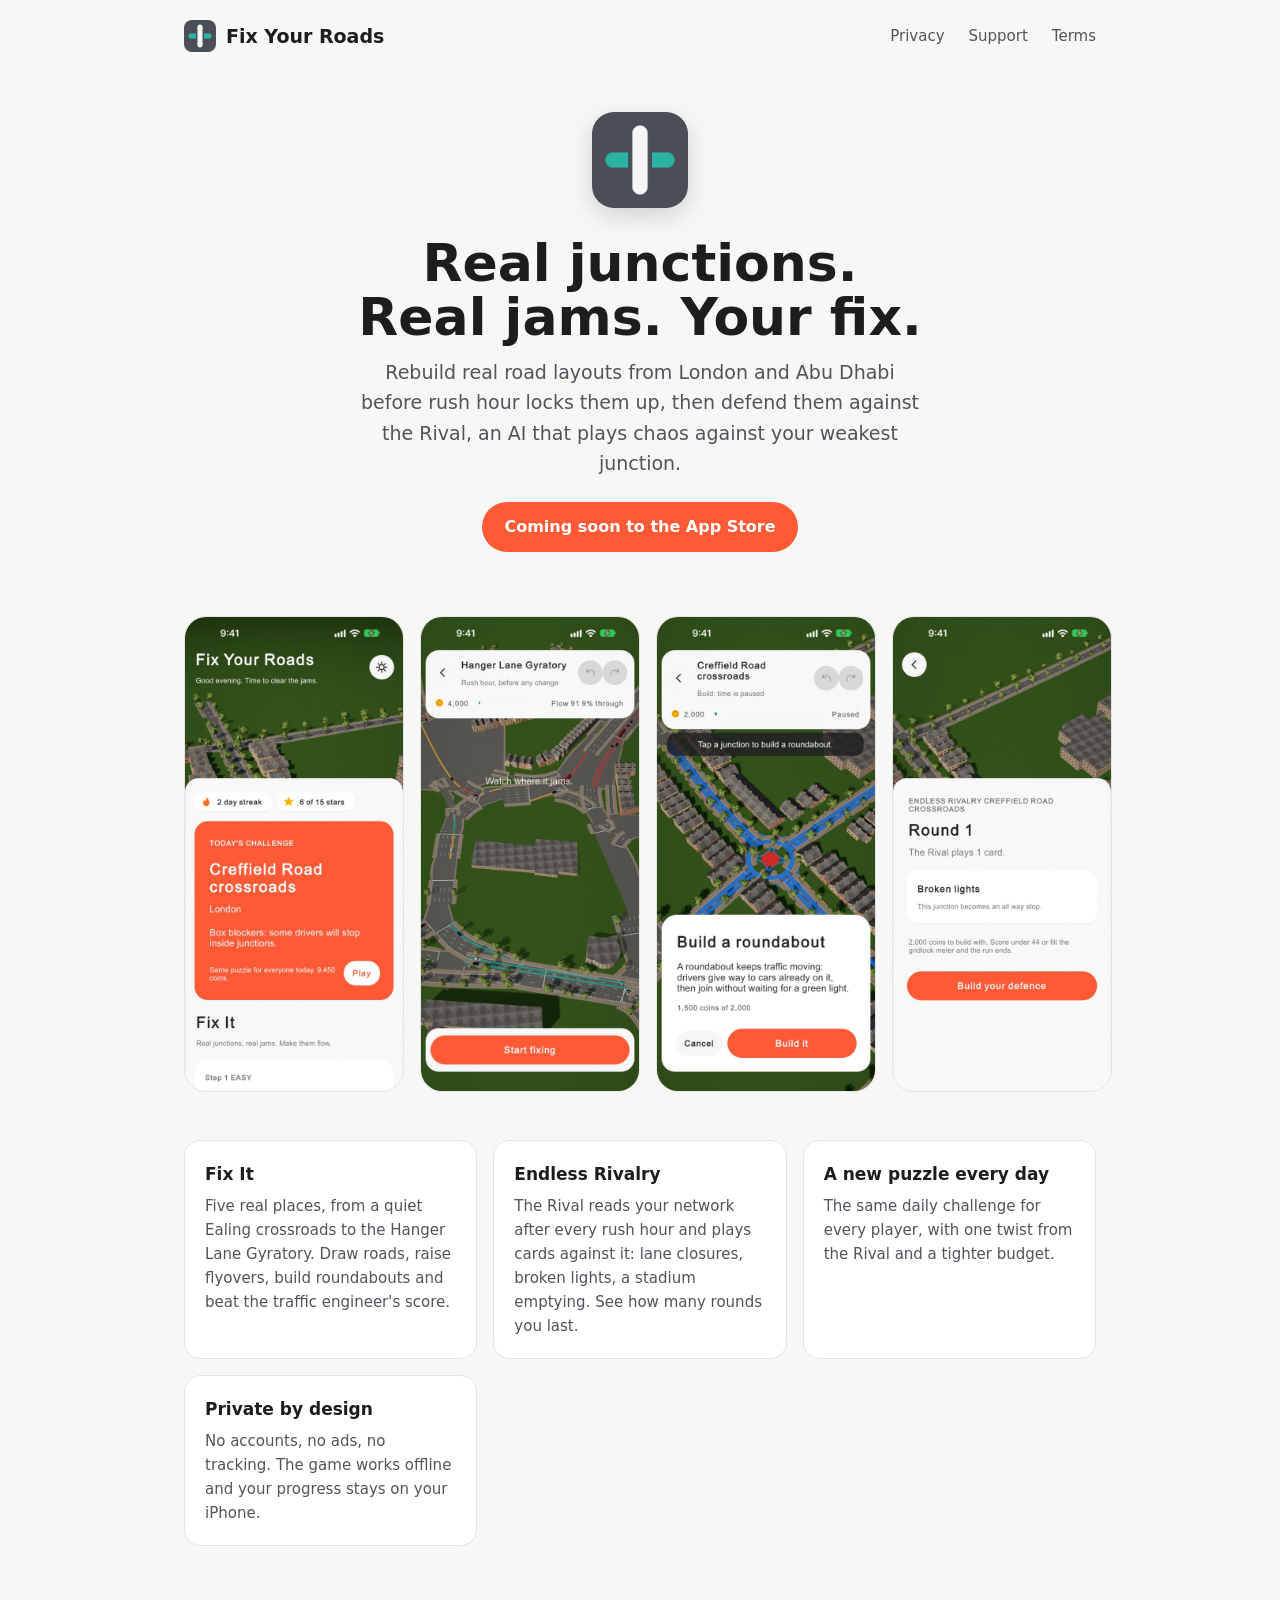
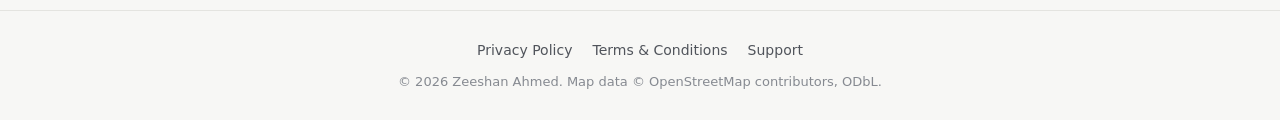
<file: index.html>
<!DOCTYPE html>
<html lang="en">
<head>
<meta charset="utf-8">
<meta name="viewport" content="width=device-width, initial-scale=1">
<title>Fix Your Roads: fix real traffic jams</title>
<meta name="description" content="Fix Your Roads is an iPhone puzzle game about fixing real traffic jams from London and Abu Dhabi, then defending your roads against an AI Rival.">
<link rel="icon" href="assets/icon.png">
<link rel="stylesheet" href="assets/site.css">
</head>
<body>
<nav>
  <a class="logo" href="./"><img src="assets/icon.png" alt="">Fix Your Roads</a>
  <div class="links"><a href="privacy.html">Privacy</a><a href="support.html">Support</a><a href="terms.html">Terms</a></div>
</nav>

<section class="hero">
  <img class="icon" src="assets/icon.png" alt="Fix Your Roads app icon">
  <h1>Real junctions. Real jams. Your fix.</h1>
  <p>Rebuild real road layouts from London and Abu Dhabi before rush hour locks them up, then defend them against the Rival, an AI that plays chaos against your weakest junction.</p>
  <span class="badge">Coming soon to the App Store</span>
</section>

<div class="shots">
  <img src="assets/1-home.jpg" alt="Home screen with today's challenge and the Fix It steps">
  <img src="assets/3-jam.jpg" alt="Hanger Lane Gyratory at rush hour, jammed lanes shown in red">
  <img src="assets/4-build.jpg" alt="Building a roundabout at Creffield Road crossroads">
  <img src="assets/5-rival.jpg" alt="Endless Rivalry: the Rival plays Broken lights">
</div>

<section class="features">
  <div class="feature"><h3>Fix It</h3><p>Five real places, from a quiet Ealing crossroads to the Hanger Lane Gyratory. Draw roads, raise flyovers, build roundabouts and beat the traffic engineer's score.</p></div>
  <div class="feature"><h3>Endless Rivalry</h3><p>The Rival reads your network after every rush hour and plays cards against it: lane closures, broken lights, a stadium emptying. See how many rounds you last.</p></div>
  <div class="feature"><h3>A new puzzle every day</h3><p>The same daily challenge for every player, with one twist from the Rival and a tighter budget.</p></div>
  <div class="feature"><h3>Private by design</h3><p>No accounts, no ads, no tracking. The game works offline and your progress stays on your iPhone.</p></div>
</section>

<footer>
  <div class="foot-links"><a href="privacy.html">Privacy Policy</a><a href="terms.html">Terms &amp; Conditions</a><a href="support.html">Support</a></div>
  <p class="copy">&copy; 2026 Zeeshan Ahmed. Map data &copy; OpenStreetMap contributors, ODbL.</p>
</footer>
</body>
</html>
</file>
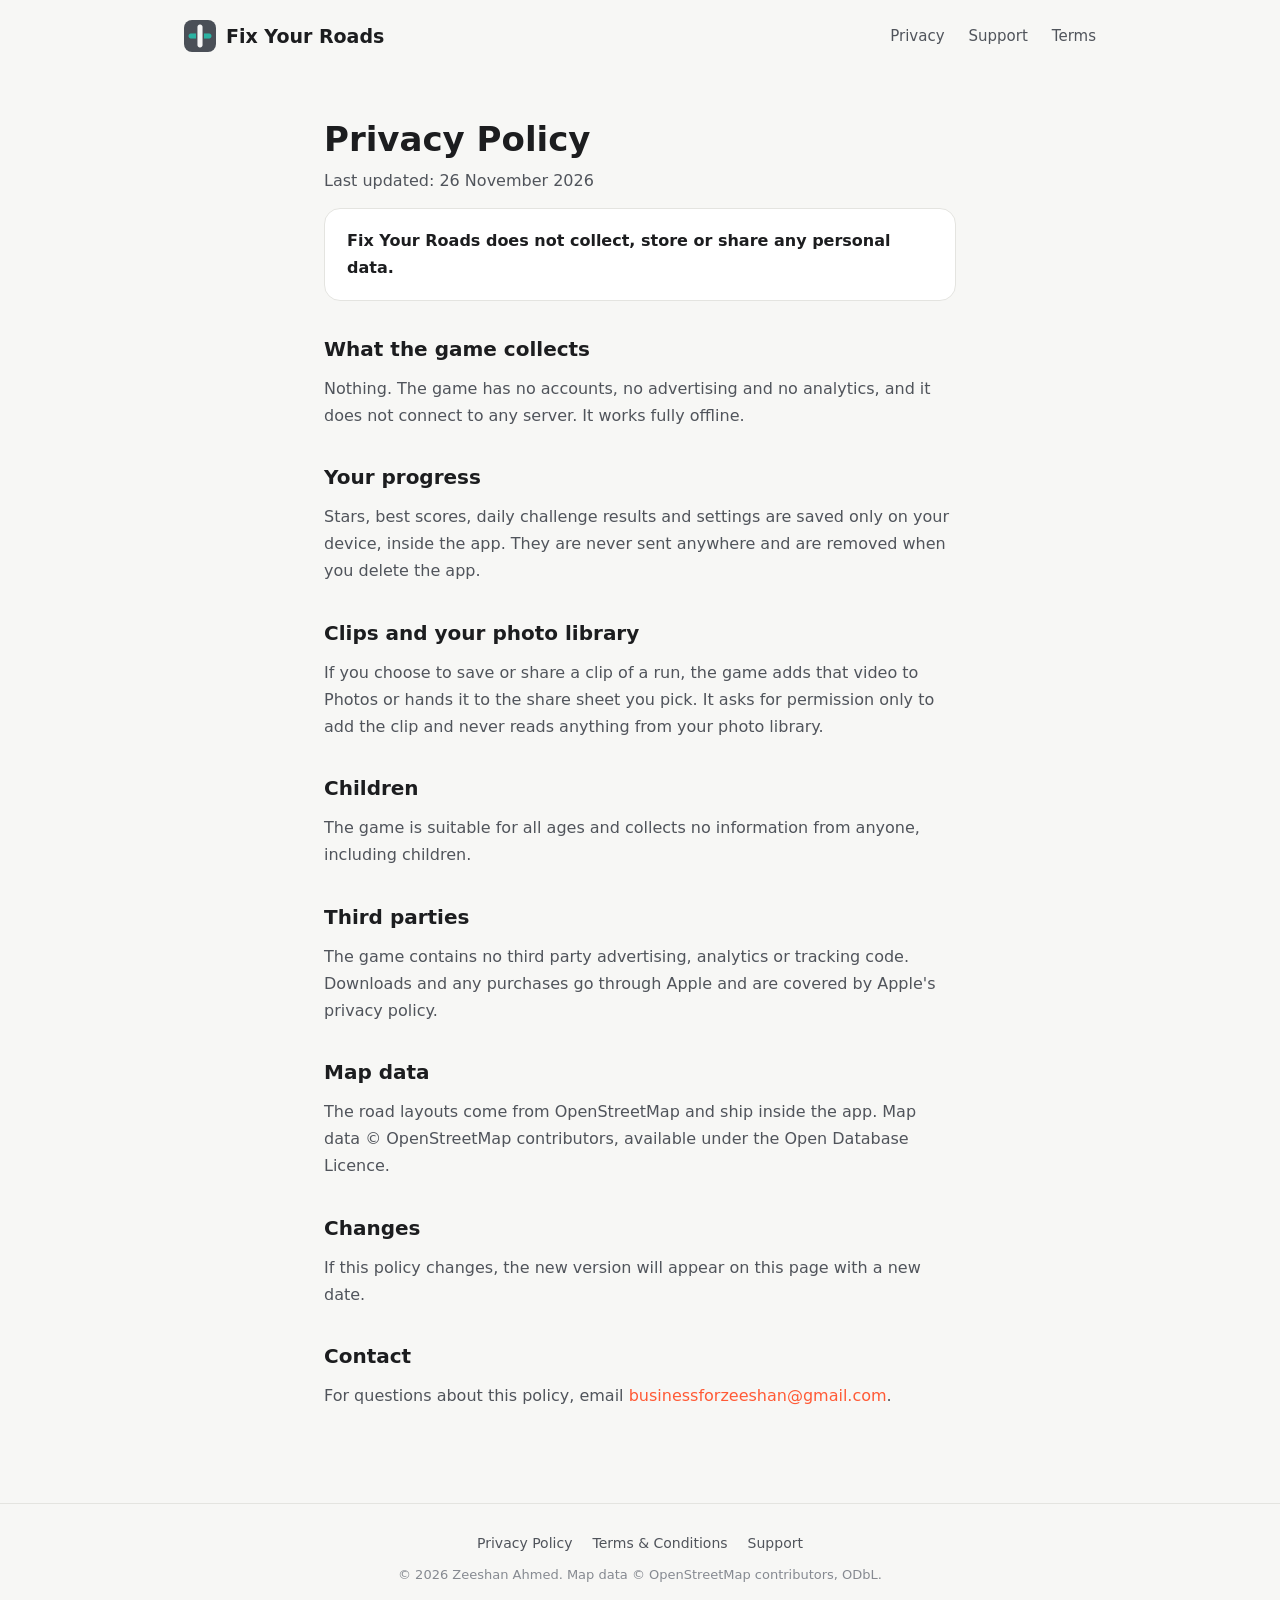
<file: privacy.html>
<!DOCTYPE html>
<html lang="en">
<head>
<meta charset="utf-8">
<meta name="viewport" content="width=device-width, initial-scale=1">
<title>Privacy Policy, Fix Your Roads</title>
<link rel="icon" href="assets/icon.png">
<link rel="stylesheet" href="assets/site.css">
</head>
<body>
<nav>
  <a class="logo" href="./"><img src="assets/icon.png" alt="">Fix Your Roads</a>
  <div class="links"><a href="privacy.html">Privacy</a><a href="support.html">Support</a><a href="terms.html">Terms</a></div>
</nav>
<main class="content">
  <h1>Privacy Policy</h1>
  <p class="updated">Last updated: 26 November 2026</p>

  <p class="summary">Fix Your Roads does not collect, store or share any personal data.</p>

  <h2>What the game collects</h2>
  <p>Nothing. The game has no accounts, no advertising and no analytics, and it does not connect to any server. It works fully offline.</p>

  <h2>Your progress</h2>
  <p>Stars, best scores, daily challenge results and settings are saved only on your device, inside the app. They are never sent anywhere and are removed when you delete the app.</p>

  <h2>Clips and your photo library</h2>
  <p>If you choose to save or share a clip of a run, the game adds that video to Photos or hands it to the share sheet you pick. It asks for permission only to add the clip and never reads anything from your photo library.</p>

  <h2>Children</h2>
  <p>The game is suitable for all ages and collects no information from anyone, including children.</p>

  <h2>Third parties</h2>
  <p>The game contains no third party advertising, analytics or tracking code. Downloads and any purchases go through Apple and are covered by Apple's privacy policy.</p>

  <h2>Map data</h2>
  <p>The road layouts come from OpenStreetMap and ship inside the app. Map data &copy; OpenStreetMap contributors, available under the Open Database Licence.</p>

  <h2>Changes</h2>
  <p>If this policy changes, the new version will appear on this page with a new date.</p>

  <h2>Contact</h2>
  <p>For questions about this policy, email <a href="mailto:businessforzeeshan@gmail.com">businessforzeeshan@gmail.com</a>.</p>
</main>
<footer>
  <div class="foot-links"><a href="privacy.html">Privacy Policy</a><a href="terms.html">Terms &amp; Conditions</a><a href="support.html">Support</a></div>
  <p class="copy">&copy; 2026 Zeeshan Ahmed. Map data &copy; OpenStreetMap contributors, ODbL.</p>
</footer>
</body>
</html>
</file>
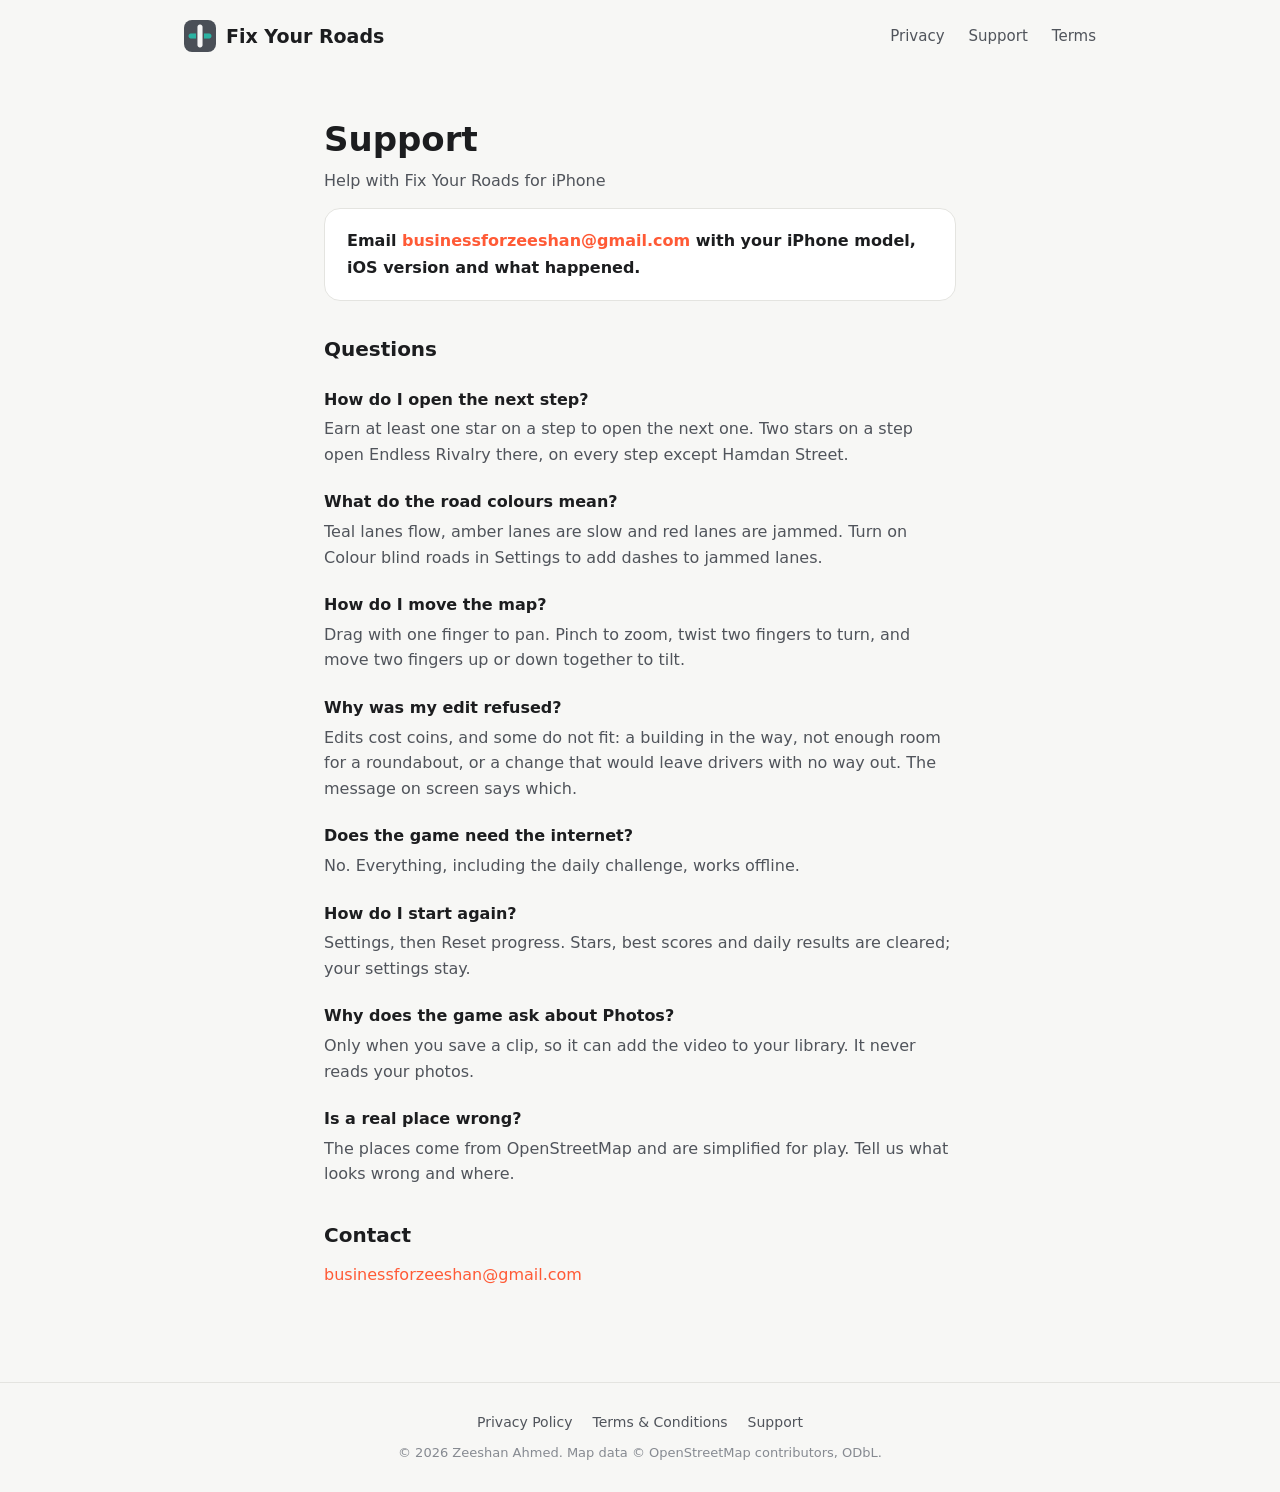
<file: support.html>
<!DOCTYPE html>
<html lang="en">
<head>
<meta charset="utf-8">
<meta name="viewport" content="width=device-width, initial-scale=1">
<title>Support, Fix Your Roads</title>
<link rel="icon" href="assets/icon.png">
<link rel="stylesheet" href="assets/site.css">
</head>
<body>
<nav>
  <a class="logo" href="./"><img src="assets/icon.png" alt="">Fix Your Roads</a>
  <div class="links"><a href="privacy.html">Privacy</a><a href="support.html">Support</a><a href="terms.html">Terms</a></div>
</nav>
<main class="content">
  <h1>Support</h1>
  <p class="updated">Help with Fix Your Roads for iPhone</p>

  <p class="summary">Email <a href="mailto:businessforzeeshan@gmail.com">businessforzeeshan@gmail.com</a> with your iPhone model, iOS version and what happened.</p>

  <h2>Questions</h2>
  <dl class="faq">
    <dt>How do I open the next step?</dt>
    <dd>Earn at least one star on a step to open the next one. Two stars on a step open Endless Rivalry there, on every step except Hamdan Street.</dd>

    <dt>What do the road colours mean?</dt>
    <dd>Teal lanes flow, amber lanes are slow and red lanes are jammed. Turn on Colour blind roads in Settings to add dashes to jammed lanes.</dd>

    <dt>How do I move the map?</dt>
    <dd>Drag with one finger to pan. Pinch to zoom, twist two fingers to turn, and move two fingers up or down together to tilt.</dd>

    <dt>Why was my edit refused?</dt>
    <dd>Edits cost coins, and some do not fit: a building in the way, not enough room for a roundabout, or a change that would leave drivers with no way out. The message on screen says which.</dd>

    <dt>Does the game need the internet?</dt>
    <dd>No. Everything, including the daily challenge, works offline.</dd>

    <dt>How do I start again?</dt>
    <dd>Settings, then Reset progress. Stars, best scores and daily results are cleared; your settings stay.</dd>

    <dt>Why does the game ask about Photos?</dt>
    <dd>Only when you save a clip, so it can add the video to your library. It never reads your photos.</dd>

    <dt>Is a real place wrong?</dt>
    <dd>The places come from OpenStreetMap and are simplified for play. Tell us what looks wrong and where.</dd>
  </dl>

  <h2>Contact</h2>
  <p><a href="mailto:businessforzeeshan@gmail.com">businessforzeeshan@gmail.com</a></p>
</main>
<footer>
  <div class="foot-links"><a href="privacy.html">Privacy Policy</a><a href="terms.html">Terms &amp; Conditions</a><a href="support.html">Support</a></div>
  <p class="copy">&copy; 2026 Zeeshan Ahmed. Map data &copy; OpenStreetMap contributors, ODbL.</p>
</footer>
</body>
</html>
</file>
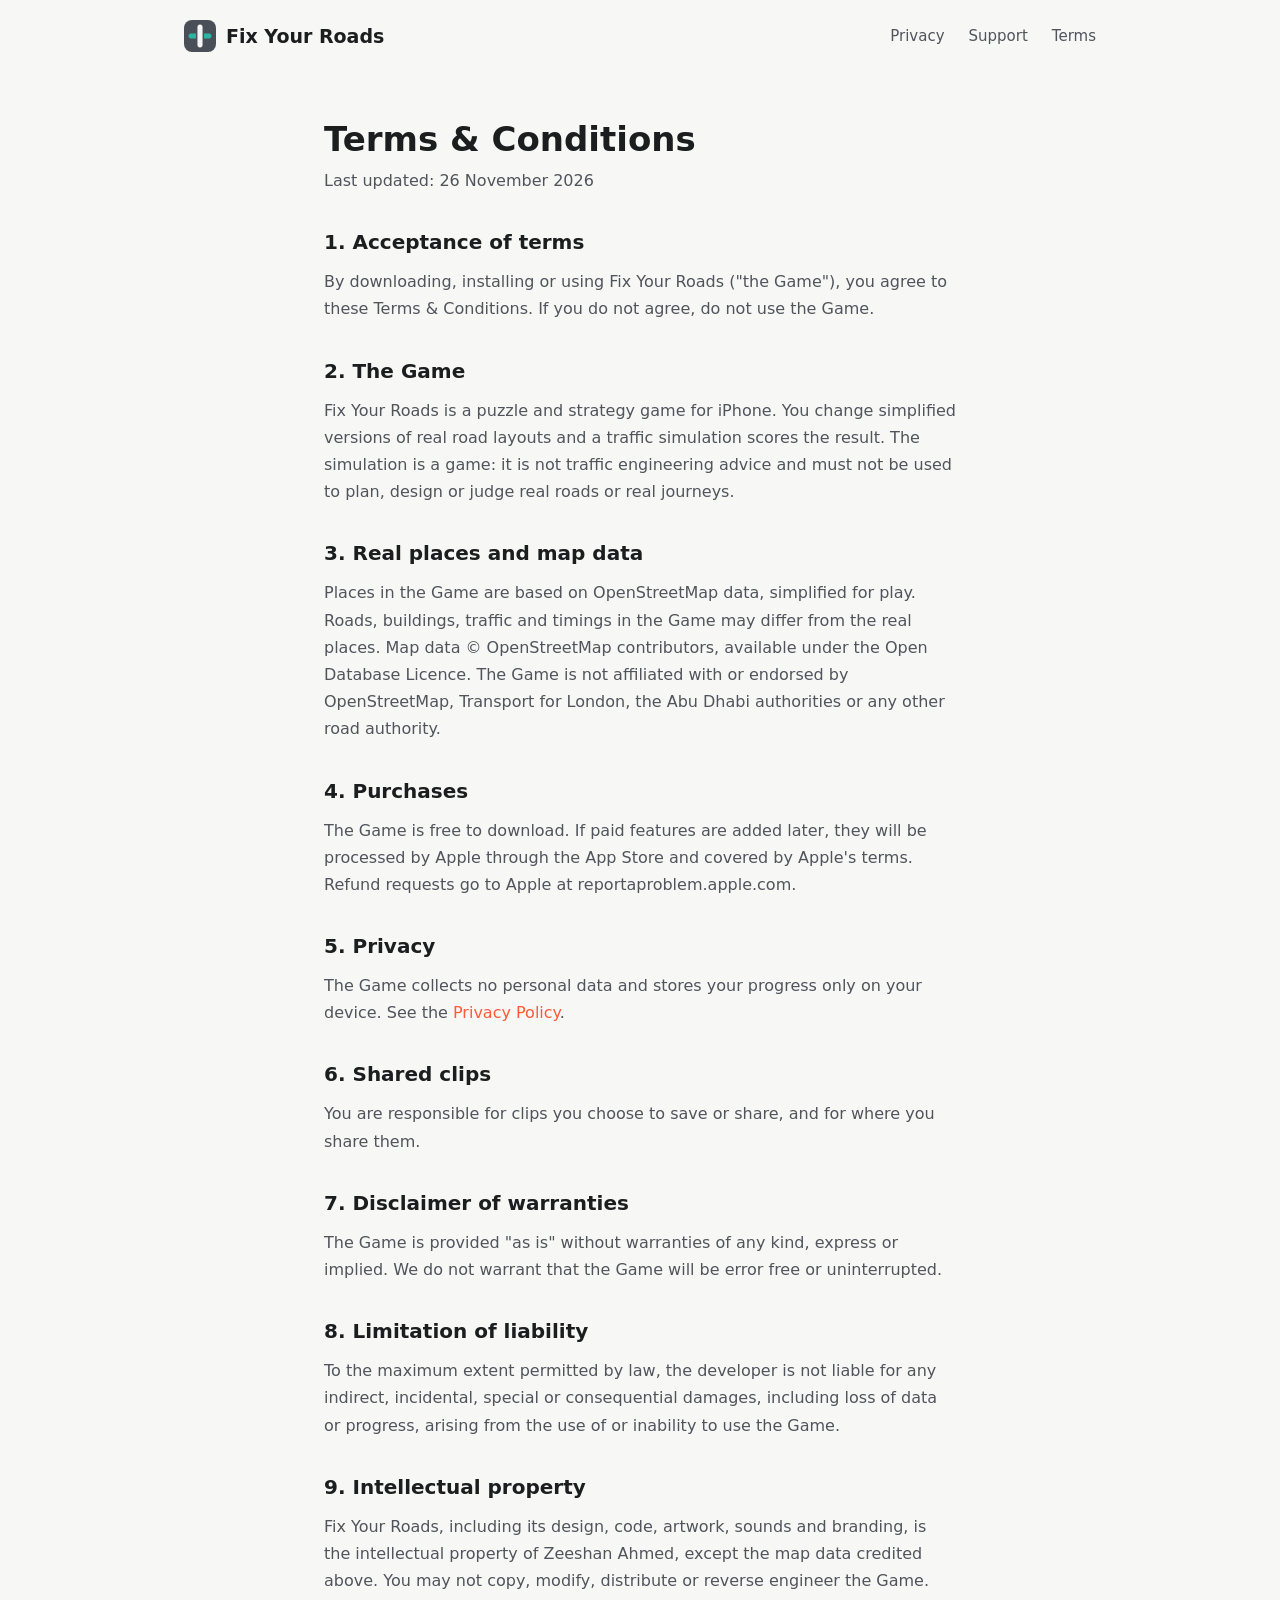
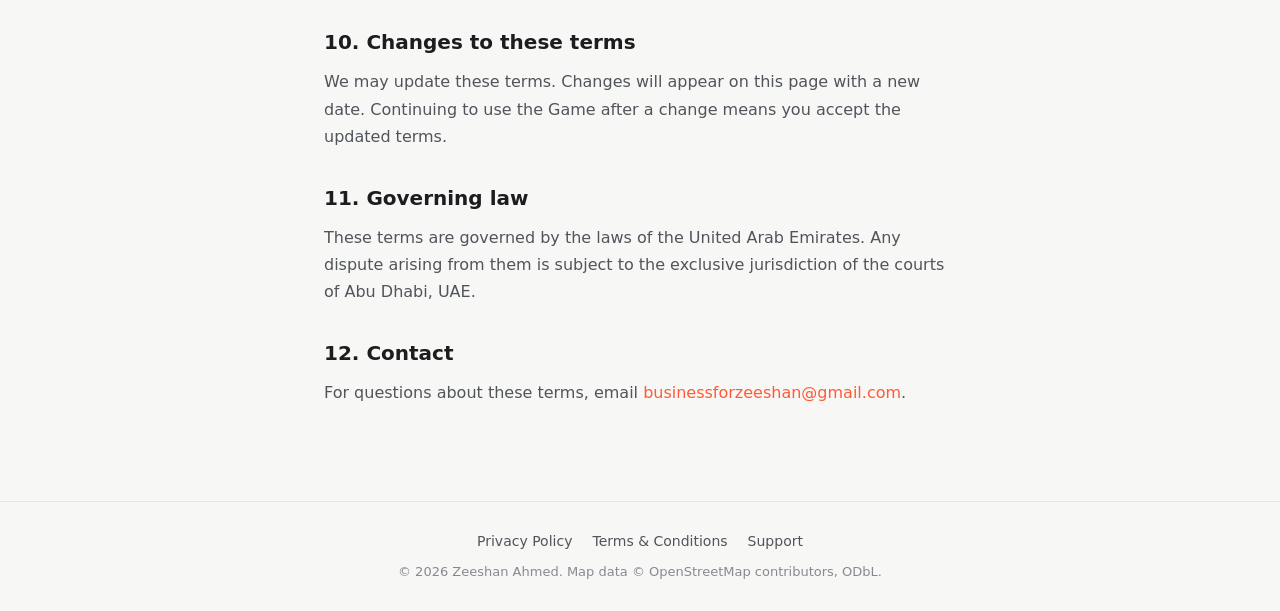
<file: terms.html>
<!DOCTYPE html>
<html lang="en">
<head>
<meta charset="utf-8">
<meta name="viewport" content="width=device-width, initial-scale=1">
<title>Terms and Conditions, Fix Your Roads</title>
<link rel="icon" href="assets/icon.png">
<link rel="stylesheet" href="assets/site.css">
</head>
<body>
<nav>
  <a class="logo" href="./"><img src="assets/icon.png" alt="">Fix Your Roads</a>
  <div class="links"><a href="privacy.html">Privacy</a><a href="support.html">Support</a><a href="terms.html">Terms</a></div>
</nav>
<main class="content">
  <h1>Terms &amp; Conditions</h1>
  <p class="updated">Last updated: 26 November 2026</p>

  <h2>1. Acceptance of terms</h2>
  <p>By downloading, installing or using Fix Your Roads ("the Game"), you agree to these Terms &amp; Conditions. If you do not agree, do not use the Game.</p>

  <h2>2. The Game</h2>
  <p>Fix Your Roads is a puzzle and strategy game for iPhone. You change simplified versions of real road layouts and a traffic simulation scores the result. The simulation is a game: it is not traffic engineering advice and must not be used to plan, design or judge real roads or real journeys.</p>

  <h2>3. Real places and map data</h2>
  <p>Places in the Game are based on OpenStreetMap data, simplified for play. Roads, buildings, traffic and timings in the Game may differ from the real places. Map data &copy; OpenStreetMap contributors, available under the Open Database Licence. The Game is not affiliated with or endorsed by OpenStreetMap, Transport for London, the Abu Dhabi authorities or any other road authority.</p>

  <h2>4. Purchases</h2>
  <p>The Game is free to download. If paid features are added later, they will be processed by Apple through the App Store and covered by Apple's terms. Refund requests go to Apple at reportaproblem.apple.com.</p>

  <h2>5. Privacy</h2>
  <p>The Game collects no personal data and stores your progress only on your device. See the <a href="privacy.html">Privacy Policy</a>.</p>

  <h2>6. Shared clips</h2>
  <p>You are responsible for clips you choose to save or share, and for where you share them.</p>

  <h2>7. Disclaimer of warranties</h2>
  <p>The Game is provided "as is" without warranties of any kind, express or implied. We do not warrant that the Game will be error free or uninterrupted.</p>

  <h2>8. Limitation of liability</h2>
  <p>To the maximum extent permitted by law, the developer is not liable for any indirect, incidental, special or consequential damages, including loss of data or progress, arising from the use of or inability to use the Game.</p>

  <h2>9. Intellectual property</h2>
  <p>Fix Your Roads, including its design, code, artwork, sounds and branding, is the intellectual property of Zeeshan Ahmed, except the map data credited above. You may not copy, modify, distribute or reverse engineer the Game.</p>

  <h2>10. Changes to these terms</h2>
  <p>We may update these terms. Changes will appear on this page with a new date. Continuing to use the Game after a change means you accept the updated terms.</p>

  <h2>11. Governing law</h2>
  <p>These terms are governed by the laws of the United Arab Emirates. Any dispute arising from them is subject to the exclusive jurisdiction of the courts of Abu Dhabi, UAE.</p>

  <h2>12. Contact</h2>
  <p>For questions about these terms, email <a href="mailto:businessforzeeshan@gmail.com">businessforzeeshan@gmail.com</a>.</p>
</main>
<footer>
  <div class="foot-links"><a href="privacy.html">Privacy Policy</a><a href="terms.html">Terms &amp; Conditions</a><a href="support.html">Support</a></div>
  <p class="copy">&copy; 2026 Zeeshan Ahmed. Map data &copy; OpenStreetMap contributors, ODbL.</p>
</footer>
</body>
</html>
</file>
<file: assets/site.css>
/* Fix Your Roads website: the game's accent on a quiet slate, as in the app. */
:root {
  --accent: #ff5a36;
  --accent-ink: #ffffff;
  --slate: #4a4f58;
  --bg: #f7f7f5;
  --card: #ffffff;
  --text: #1c1d1f;
  --text2: #50545b;
  --text3: #868a91;
  --border: #e4e4e0;
  --teal: #2bb3a3;
}
@media (prefers-color-scheme: dark) {
  :root {
    --bg: #141516; --card: #1d1f21; --text: #f2f2f0; --text2: #b5b9bf; --text3: #8a8e94; --border: #2e3033;
    color-scheme: dark;
  }
}
* { margin: 0; padding: 0; box-sizing: border-box; }
body {
  font-family: -apple-system, BlinkMacSystemFont, "SF Pro Text", "Helvetica Neue", system-ui, sans-serif;
  color: var(--text); background: var(--bg); line-height: 1.6; -webkit-font-smoothing: antialiased;
}
a { color: var(--accent); text-decoration: none; }
a:hover { text-decoration: underline; }
nav {
  display: flex; align-items: center; justify-content: space-between; flex-wrap: wrap; gap: 12px;
  max-width: 960px; margin: 0 auto; padding: 20px 24px;
}
.logo { display: flex; align-items: center; gap: 10px; font-size: 19px; font-weight: 700; color: var(--text); }
.logo:hover { text-decoration: none; }
.logo img { width: 32px; height: 32px; border-radius: 8px; }
.links { display: flex; gap: 24px; font-size: 15px; }
.links a { color: var(--text2); }
.content { max-width: 680px; margin: 0 auto; padding: 48px 24px 80px; }
.content h1 { font-size: 34px; line-height: 1.15; margin-bottom: 8px; text-wrap: balance; }
.updated { font-size: 14px; color: var(--text3); margin-bottom: 36px; }
.content h2 { font-size: 20px; margin: 32px 0 10px; }
.content p, .content li { font-size: 16px; color: var(--text2); line-height: 1.7; }
.content p { margin-bottom: 14px; }
.content ul { margin: 0 0 14px 20px; }
.summary {
  background: var(--card); border: 1px solid var(--border); border-radius: 16px;
  padding: 18px 22px; font-size: 17px; font-weight: 600; color: var(--text) !important;
}
.hero { max-width: 960px; margin: 0 auto; padding: 40px 24px 24px; text-align: center; }
.hero img.icon { width: 96px; height: 96px; border-radius: 22px; box-shadow: 0 8px 24px rgba(0,0,0,0.15); }
.hero h1 { font-size: clamp(34px, 7vw, 52px); line-height: 1.05; margin: 20px 0 12px; text-wrap: balance; }
.hero p { font-size: 19px; color: var(--text2); max-width: 560px; margin: 0 auto; }
.badge {
  display: inline-block; margin-top: 24px; padding: 12px 22px; border-radius: 999px;
  background: var(--accent); color: var(--accent-ink); font-weight: 600;
}
.shots {
  display: flex; gap: 16px; overflow-x: auto; max-width: 960px; margin: 32px auto 0; padding: 8px 24px 16px;
  scroll-snap-type: x mandatory;
}
.shots img { width: 220px; max-width: 70vw; flex: 0 0 auto; border-radius: 22px; border: 1px solid var(--border); scroll-snap-align: center; }
.features {
  display: grid; grid-template-columns: repeat(auto-fit, minmax(240px, 1fr)); gap: 16px;
  max-width: 960px; margin: 32px auto 0; padding: 0 24px 64px;
}
.feature { background: var(--card); border: 1px solid var(--border); border-radius: 16px; padding: 20px; }
.feature h3 { font-size: 17px; margin-bottom: 6px; }
.feature p { font-size: 15px; color: var(--text2); }
.lane { height: 4px; width: 96px; margin: 0 auto; background: repeating-linear-gradient(90deg, var(--accent) 0 20px, transparent 20px 30px); }
.faq dt { font-weight: 600; margin-top: 22px; color: var(--text); }
.faq dd { color: var(--text2); margin-top: 4px; }
footer { border-top: 1px solid var(--border); padding: 28px 24px; text-align: center; }
.foot-links { display: flex; justify-content: center; flex-wrap: wrap; gap: 20px; font-size: 14px; margin-bottom: 10px; }
.foot-links a { color: var(--text2); }
.copy { font-size: 13px; color: var(--text3); }
@media (max-width: 600px) { .links { gap: 16px; font-size: 14px; } .content h1 { font-size: 28px; } }
</file>
